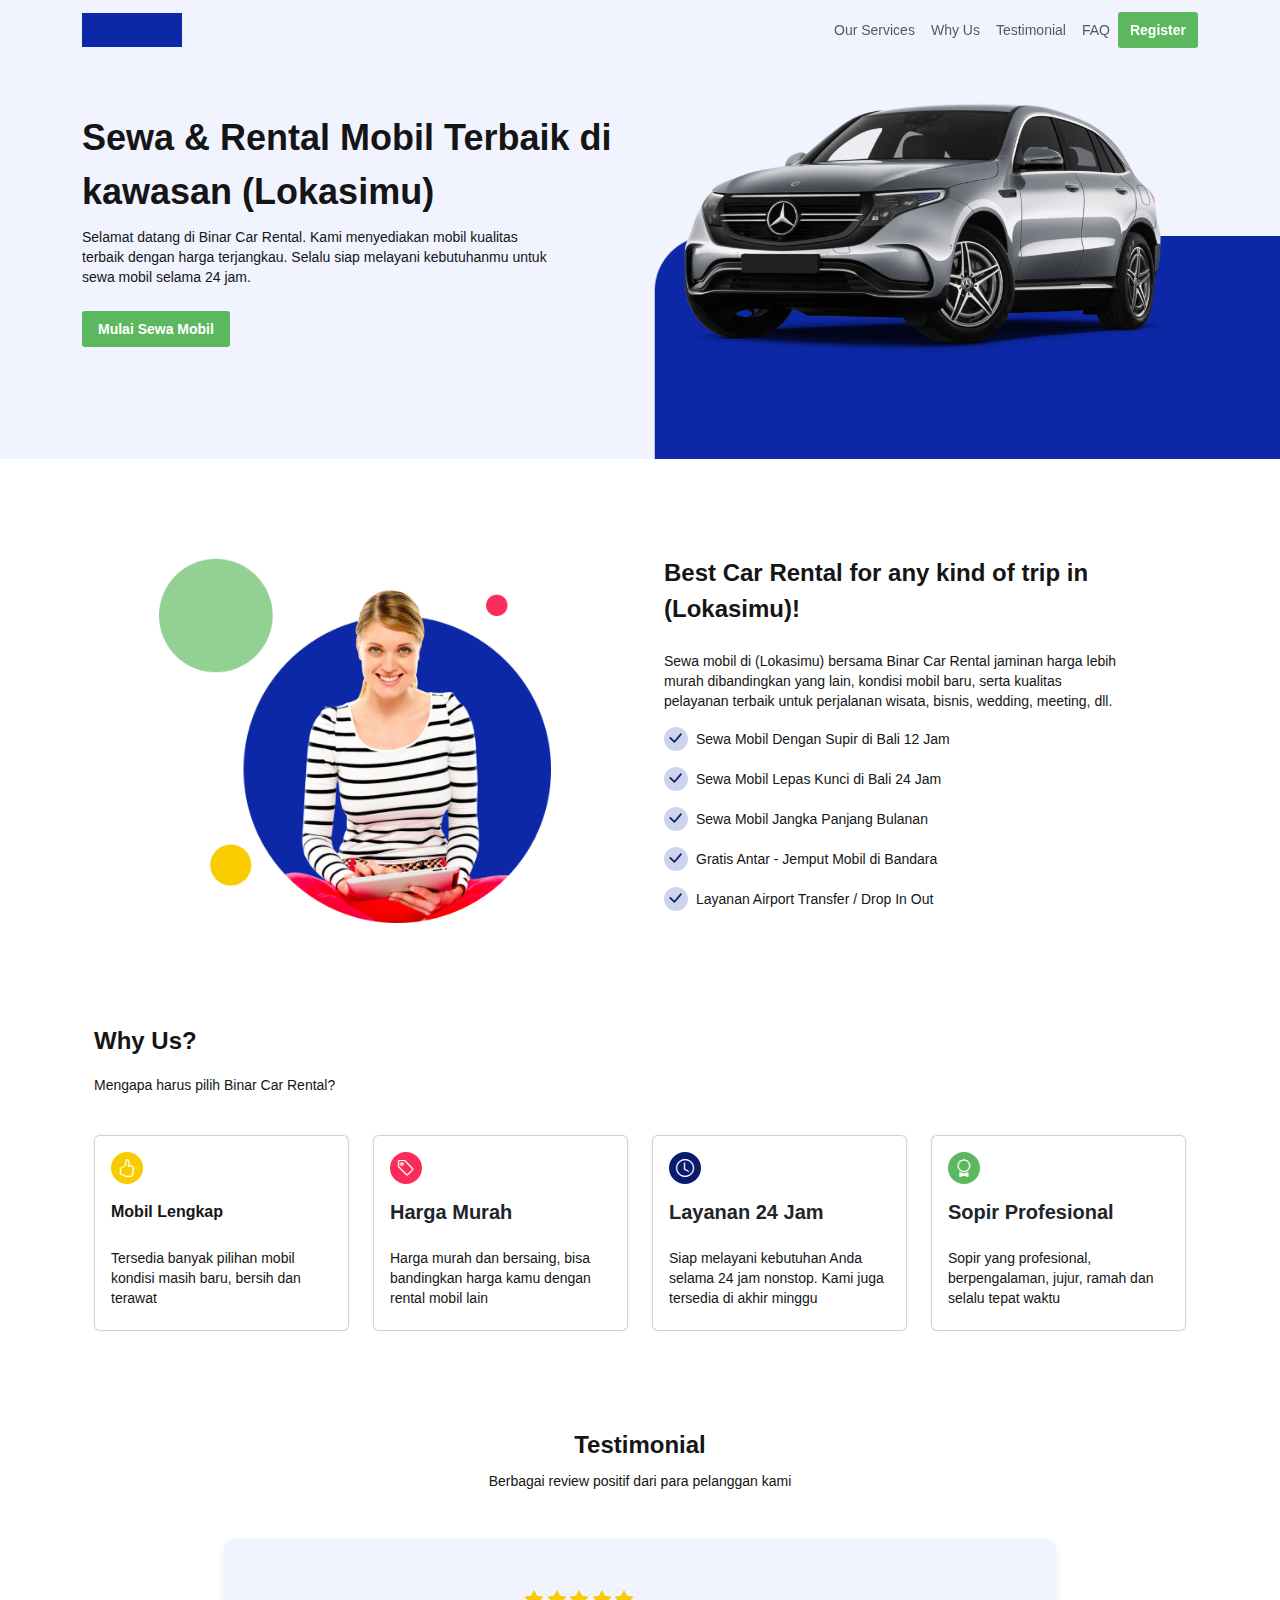
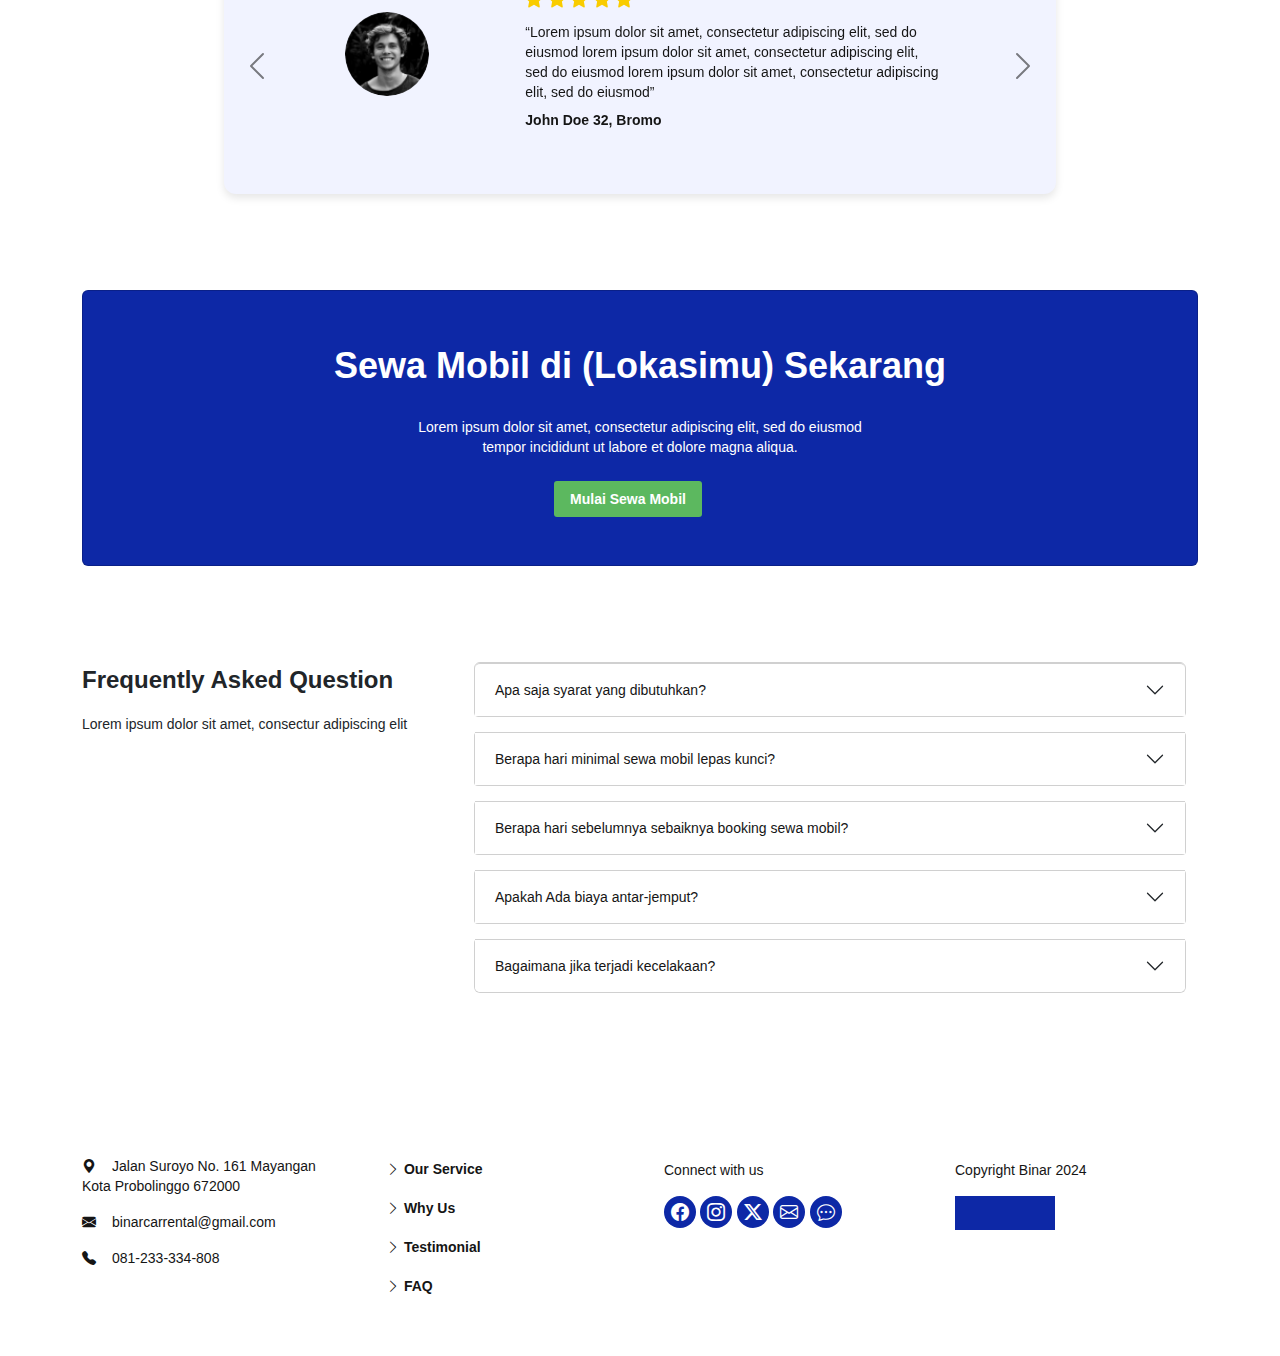
<file: index.html>
<!DOCTYPE html>
<html lang="en">

<head>
  <meta charset="UTF-8">
  <meta name="viewport" content="width=device-width, initial-scale=1.0">

  <!-- web title -->
  <title>Binar Car Rental</title>

  <!-- bootstrap css -->
  <link href="https://cdn.jsdelivr.net/npm/bootstrap@5.3.3/dist/css/bootstrap.min.css" rel="stylesheet"
    integrity="sha384-QWTKZyjpPEjISv5WaRU9OFeRpok6YctnYmDr5pNlyT2bRjXh0JMhjY6hW+ALEwIH" crossorigin="anonymous">

  <!-- bootstrap icon -->
  <link rel="stylesheet" href="https://cdn.jsdelivr.net/npm/bootstrap-icons@1.11.3/font/bootstrap-icons.min.css">

  <!-- libraries css -->
  <link rel="stylesheet" href="assets/lib/animate/animate.min.css">

  <!-- custom css -->
  <link rel="stylesheet" href="assets/css/style.css">
</head>

<body>
  <!-- navigation -->
  <nav class="navbar navbar-expand-lg navbar-transparent fixed-top">
    <div class="container">
      <a class="navbar-brand" href="#">
        <svg width="100" height="34" viewBox="0 0 100 34" fill="none" xmlns="http://www.w3.org/2000/svg">
          <rect width="100" height="34" fill="#0D28A6" />
        </svg>
      </a>
      <button class="navbar-toggler" type="button" data-bs-toggle="offcanvas" data-bs-target="#offcanvasNavbar"
        aria-controls="offcanvasNavbar" aria-expanded="false" aria-label="Toggle navigation">
        <span class="navbar-toggler-icon"></span>
      </button>
      <div class="offcanvas offcanvas-end custom-offcanvas" tabindex="-1" id="offcanvasNavbar">
        <div class="offcanvas-header mt-2">
          <h5 class="offcanvas-title" id="offcanvasNavbarLabel">BCR</h5>
          <button type="button" class="btn-close" data-bs-dismiss="offcanvas" aria-label="Close"></button>
        </div>
        <div class="offcanvas-body">
          <ul class="navbar-nav ms-auto mb-2 mb-lg-0">
            <li class="nav-item">
              <a class="nav-link" href="#service">Our Services</a>
            </li>
            <li class="nav-item">
              <a class="nav-link" href="#why-us">Why Us</a>
            </li>
            <li class="nav-item">
              <a class="nav-link" href="#testimonial">Testimonial</a>
            </li>
            <li class="nav-item">
              <a class="nav-link" href="#faq">FAQ</a>
            </li>
            <li class="nav-item">
              <a href="#register">
                <button type="button" class="btn btn-primary">Register</button>
              </a>
            </li>
          </ul>
        </div>
      </div>
    </div>
  </nav>

  <!-- hero -->
  <section class="hero-section">
    <div class="container py-5">
      <div class="row align-items-center justify-content-center">
        <div class="col-md-6 text-lg-start py-5">
          <h1 class="display-3 animated slideInLeft">Sewa & Rental Mobil Terbaik di kawasan (Lokasimu)</h1>
          <p class="animated slideInLeft mb-4">Selamat datang di Binar Car Rental. Kami menyediakan mobil kualitas
            terbaik dengan harga terjangkau. Selalu siap melayani kebutuhanmu untuk sewa mobil selama 24 jam.</p>
          <a href="cari-mobil.html" class="btn btn-primary py-sm-2 px-sm-3 me-3 wow fadeIn" data-wow-delay="0.3s"">Mulai Sewa Mobil</a>
        </div>
        <div class=" col-md-6 text-lg-end overvlow-hidden animated slideInRight">
            <img src="assets/images/car.png" alt="car" class="img-fluid">
        </div>
      </div>
    </div>
  </section>

  <!-- our service -->
  <section class="container-lg py-5 my-5 service-section" id="service">
    <div class="container ">
      <div class="row g-5 align-items-center">
        <div class="col-lg-6 text-center">
          <img src="assets/images/img_service.png" alt="" class="img-fluid w-75 wow zoomIn" data-wow-delay="0.3s">
        </div>
        <div class="col-lg-6">
          <h3 class="Heading text-start fw-bold mb-4 wow fadeIn" data-wow-delay="0.1s">Best Car Rental for any kind of
            trip in (Lokasimu)!</h3>
          <p class="mb-3 wow fadeIn" data-wow-delay="0.3s">Sewa mobil di (Lokasimu) bersama Binar Car Rental jaminan
            harga lebih murah dibandingkan yang
            lain, kondisi mobil baru, serta kualitas pelayanan terbaik untuk perjalanan wisata, bisnis, wedding,
            meeting, dll.</p>
          <ul class="list-unstyled text-start point-service">
            <li class="mb-3 d-flex align-items-center wow fadeInUp" data-wow-delay="0.1s">
              <i class="bi bi-check-lg me-2"></i> Sewa Mobil Dengan Supir di Bali 12 Jam
            </li>
            <li class="mb-3 d-flex align-items-center wow fadeInUp" data-wow-delay="0.2s">
              <i class="bi bi-check-lg me-2"></i> Sewa Mobil Lepas Kunci di Bali 24 Jam
            </li>
            <li class="mb-3 d-flex align-items-center wow fadeInUp" data-wow-delay="0.3s">
              <i class="bi bi-check-lg me-2"></i> Sewa Mobil Jangka Panjang Bulanan
            </li>
            <li class="mb-3 d-flex align-items-center wow fadeInUp" data-wow-delay="0.4s">
              <i class="bi bi-check-lg me-2"></i> Gratis Antar - Jemput Mobil di Bandara
            </li>
            <li class="mb-3 d-flex align-items-center wow fadeInUp" data-wow-delay="0.5s">
              <i class="bi bi-check-lg me-2"></i> Layanan Airport Transfer / Drop In Out
            </li>
          </ul>
        </div>
      </div>
    </div>
  </section>

  <!-- why us -->
  <section class="container-lg mb-5 why-us-section" id="why-us">
    <div class="container">
      <div class="row g-4">
        <h3 class="heading text-start fw-bold wow fadeIn" data-wow-delay="0.1s">Why Us?</h3>
        <p class="mt-2 mb-0 wow fadeIn" data-wow-delay="0.3s">Mengapa harus pilih Binar Car Rental?</p>

        <div class="col-lg-3 col-sm-6 wow fadeInUp" data-wow-delay="0.1s">
          <div class="why-us-item rounded pt-3">
            <div class="card">
              <div class="card-body">
                <div class="card-icon mb-3">
                  <i class="bi bi-hand-thumbs-up" style="background: #f9cc00;"></i>
                </div>
                <h3 class="mb-4 text-start fw-bold">Mobil Lengkap</h3>
                <p class="mb-2">Tersedia banyak pilihan mobil kondisi masih baru, bersih dan terawat</p>
              </div>
            </div>
          </div>
        </div>

        <div class="col-lg-3 col-sm-6 wow fadeInUp" data-wow-delay="0.3s">
          <div class="why-us-item rounded pt-3">
            <div class="card">
              <div class="card-body">
                <div class="card-icon mb-3">
                  <i class="bi bi-tag" style="background: var(--danger);"></i>
                </div>
                <h5 class="mb-4 text-start fw-bold">Harga Murah</h5>
                <p class="mb-2">Harga murah dan bersaing, bisa bandingkan harga kamu dengan rental mobil lain</p>
              </div>
            </div>
          </div>
        </div>

        <div class="col-lg-3 col-sm-6 wow fadeInUp" data-wow-delay="0.5s">
          <div class="why-us-item rounded pt-3">
            <div class="card">
              <div class="card-body">
                <div class="card-icon mb-3">
                  <i class="bi bi-clock" style="background: var(--darkblue05);"></i>
                </div>
                <h5 class="mb-4 text-start fw-bold">Layanan 24 Jam</h5>
                <p class="mb-2">Siap melayani kebutuhan Anda selama 24 jam nonstop. Kami juga tersedia di akhir minggu
                </p>
              </div>
            </div>
          </div>
        </div>

        <div class="col-lg-3 col-sm-6 wow fadeInUp" data-wow-delay="0.7s">
          <div class="why-us-item rounded pt-3">
            <div class="card">
              <div class="card-body">
                <div class="card-icon mb-3">
                  <i class="bi bi-award" style="background: var(--limegreen04);"></i>
                </div>
                <h5 class="mb-4 text-start fw-bold">Sopir Profesional</h5>
                <p class="mb-2">Sopir yang profesional, berpengalaman, jujur, ramah dan selalu tepat waktu</p>
              </div>
            </div>
          </div>
        </div>
      </div>
    </div>
  </section>

  <!-- testimonial -->
  <section id="testimonial">
    <div class="container-xxl py-5">
      <div class="container">
        <div class="text-center mx-auto mb-5 wow fadeInUp" data-wow-delay="0.1s">
          <h3 class="heading fw-bold" style="font-size: 24px; line-height: 36px; color: var(--neutral05);">
            Testimonial
          </h3>
          <p class="mt-2 mb-0" style="font-size: 14px; font-weight: 300; line-height: 20px; color: var(--neutral05);">
            Berbagai review positif dari para pelanggan kami
          </p>
        </div>
        <div id="carouselExampleControls" class="carousel slide w-75 mx-auto wow fadeInUp" data-wow-delay="0.3s" data-bs-ride="carousel">
          <div class="carousel-inner py-5 px-5">
            <div class="carousel-item active">
              <div class="row">
                <div class="col-sm-4 d-flex align-items-center justify-content-center">
                  <img class="img-fluid rounded-circle p-2 mx-auto mb-4" src="assets/images/testimonial_1.png"
                    style="width: 100px; height: 100px;">
                </div>
                <div class="col-sm-8">
                  <div class="rating mb-2">
                    <i class="bi bi-star-fill"></i>
                    <i class="bi bi-star-fill"></i>
                    <i class="bi bi-star-fill"></i>
                    <i class="bi bi-star-fill"></i>
                    <i class="bi bi-star-fill"></i>
                  </div>
                  <p class="mb-2">“Lorem ipsum dolor sit amet, consectetur adipiscing elit, sed do eiusmod lorem ipsum
                    dolor sit amet, consectetur adipiscing elit, sed do eiusmod lorem ipsum dolor sit amet, consectetur
                    adipiscing elit, sed do eiusmod”</p>
                  <p class="fw-bold">John Doe 32, Bromo</p>
                </div>
              </div>
            </div>
            <div class="carousel-item">
              <div class="row">
                <div class="col-sm-4 d-flex align-items-center justify-content-center">
                  <img class="img-fluid rounded-circle p-2 mx-auto mb-4" src="assets/images/testimonial_2.png"
                    style="width: 100px; height: 100px;">
                </div>
                <div class="col-sm-8">
                  <div class="rating mb-2">
                    <i class="bi bi-star-fill"></i>
                    <i class="bi bi-star-fill"></i>
                    <i class="bi bi-star-fill"></i>
                    <i class="bi bi-star-fill"></i>
                    <i class="bi bi-star-fill"></i>
                  </div>
                  <p class="mb-2">“Lorem ipsum dolor sit amet, consectetur adipiscing elit, sed do eiusmod lorem ipsum
                    dolor sit amet, consectetur adipiscing elit, sed do eiusmod lorem ipsum dolor sit amet, consectetur
                    adipiscing elit, sed do eiusmod”</p>
                  <p class="fw-bold">John Doe 32, Bromo</p>
                </div>
              </div>
            </div>
            <div class="carousel-item">
              <div class="row">
                <div class="col-sm-4 d-flex align-items-center justify-content-center">
                  <img class="img-fluid rounded-circle p-2 mx-auto mb-4" src="assets/images/testimonial_3.jpeg"
                    style="width: 100px; height: 100px;">
                </div>
                <div class="col-sm-8">
                  <div class="rating mb-2">
                    <i class="bi bi-star-fill"></i>
                    <i class="bi bi-star-fill"></i>
                    <i class="bi bi-star-fill"></i>
                    <i class="bi bi-star-fill"></i>
                    <i class="bi bi-star-fill"></i>
                  </div>
                  <p class="mb-2 fw-normal">“Lorem ipsum dolor sit amet, consectetur adipiscing elit, sed do eiusmod lorem ipsum
                    dolor sit amet, consectetur adipiscing elit, sed do eiusmod lorem ipsum dolor sit amet, consectetur
                    adipiscing elit, sed do eiusmod”</p>
                  <p class="fw-bold">John Doe 32, Bromo</p>
                </div>
              </div>
            </div>
          </div>
          <a class="carousel-control-prev" href="#carouselExampleControls" role="button" data-bs-slide="prev">
            <span class="carousel-control-prev-icon" aria-hidden="true"></span>
            <span class="visually-hidden">Previous</span>
          </a>
          <a class="carousel-control-next" href="#carouselExampleControls" role="button" data-bs-slide="next">
            <span class="carousel-control-next-icon" aria-hidden="true"></span>
            <span class="visually-hidden">Next</span>
          </a>
        </div>
      </div>
    </div>
  </section>

  <!-- cta -->
  <div class="container-xxl cta">
    <div class="container py-5">
      <div class="card wow fadeIn" data-wow-delay="0.3s">
        <div class="card-body text-center py-5">
          <h1 class="heading fw-bold mb-4" style="font-size: 36px; line-height: 54px;">Sewa Mobil di (Lokasimu)
            Sekarang
          </h1>
          <p class="mb-4 fw-normal" style="font-size: 14px; line-height: 20px;">Lorem ipsum dolor sit amet,
            consectetur
            adipiscing elit, sed do eiusmod tempor incididunt ut labore et dolore magna aliqua.</p>
          <a href="cari-mobil.html" class="btn btn-primary py-sm-2 px-sm-3 me-4">Mulai Sewa Mobil</a>
        </div>
      </div>
    </div>
  </div>

  <!-- faq -->
  <section id="faq">
    <div class="container-xxl faq" id="faq">
      <div class="container">
        <div class="row text-start">
          <div class="col-lg-4 wow fadeIn" data-wow-delay="0.3">
            <h3 class="Heading text-start fw-bold mb-3 mt-5" style="font-size: 24px; line-height: 36px;">Frequently
              Asked
              Question</h3>
            <p class="mb-3 fw-normal" style="font-size: 14px; line-height: 20px;">Lorem ipsum dolor sit amet, consectur
              adipiscing elit</p>
          </div>
          <div class="col-lg-8">
            <div class="container mt-5">
              <div class="accordion" id="accordionExample">

                <div class="accordion-item wow fadeInUp" data-wow-delay="0.1s">
                  <h2 class="accordion-header" id="headingOne">
                    <button class="accordion-button collapsed" type="button" data-bs-toggle="collapse"
                      data-bs-target="#collapseOne" aria-expanded="false" aria-controls="collapseOne">
                      Apa saja syarat yang dibutuhkan?
                    </button>
                  </h2>
                  <div id="collapseOne" class="accordion-collapse collapse" aria-labelledby="headingOne"
                    data-bs-parent="#accordionExample">
                    <div class="accordion-body">
                      Lorem ipsum dolor sit amet consectetur adipisicing elit. Enim nisi exercitationem eius saepe earum
                      qui non quo quis beatae perferendis ratione repudiandae unde quas tempore, amet quam quod culpa a,
                      sed nulla? Neque praesentium minus eligendi ea omnis? Odit quidem aliquam doloremque? Dignissimos
                      doloribus, libero tenetur eos similique corrupti nihil.
                    </div>
                  </div>
                </div>

                <div class="accordion-item wow fadeInUp" data-wow-delay="0.3s">
                  <h2 class="accordion-header" id="headingTwo">
                    <button class="accordion-button collapsed" type="button" data-bs-toggle="collapse"
                      data-bs-target="#collapseTwo" aria-expanded="false" aria-controls="collapseTwo">
                      Berapa hari minimal sewa mobil lepas kunci?
                    </button>
                  </h2>
                  <div id="collapseTwo" class="accordion-collapse collapse" aria-labelledby="headingTwo"
                    data-bs-parent="#accordionExample">
                    <div class="accordion-body">
                      Lorem, ipsum dolor sit amet consectetur adipisicing elit. Culpa ipsam molestias quam. Accusamus
                      voluptas error omnis optio aperiam modi quae similique quisquam ipsum ad voluptatem, deserunt odit
                      ipsam a, quos quo hic nesciunt excepturi harum eaque culpa ea, pariatur distinctio nisi. Labore,
                      at
                      excepturi. Amet quam ullam magnam reiciendis dignissimos.
                    </div>
                  </div>
                </div>

                <div class="accordion-item wow fadeInUp" data-wow-delay="0.5s">
                  <h2 class="accordion-header" id="headingThree">
                    <button class="accordion-button collapsed" type="button" data-bs-toggle="collapse"
                      data-bs-target="#collapseThree" aria-expanded="false" aria-controls="collapseThree">
                      Berapa hari sebelumnya sebaiknya booking sewa mobil?
                    </button>
                  </h2>
                  <div id="collapseThree" class="accordion-collapse collapse" aria-labelledby="headingThree"
                    data-bs-parent="#accordionExample">
                    <div class="accordion-body">
                      Lorem ipsum dolor sit amet consectetur adipisicing elit. Veritatis quam ullam tenetur maiores iure
                      dolore consequuntur commodi laborum, ducimus deserunt quos amet. Eius dolores accusantium, ex
                      distinctio deleniti ipsa magni vitae, commodi similique vero unde consequuntur beatae! Voluptatem
                      saepe temporibus quod eaque fugiat nulla, nihil ad corporis inventore cumque neque!
                    </div>
                  </div>
                </div>

                <div class="accordion-item wow fadeInUp" data-wow-delay="0.7s">
                  <h2 class="accordion-header" id="headingFour">
                    <button class="accordion-button collapsed" type="button" data-bs-toggle="collapse"
                      data-bs-target="#collapseFour" aria-expanded="false" aria-controls="collapseFour">
                      Apakah Ada biaya antar-jemput?
                    </button>
                  </h2>
                  <div id="collapseFour" class="accordion-collapse collapse" aria-labelledby="headingFour"
                    data-bs-parent="#accordionExample">
                    <div class="accordion-body">
                      Lorem ipsum dolor sit amet, consectetur adipisicing elit. Provident earum quas numquam modi
                      doloremque obcaecati fuga voluptatum error minus dolor veritatis maiores, eveniet ipsum
                      perferendis
                      odio rerum maxime suscipit ratione corporis a aliquam, vel saepe. Officia, magni repellat quia
                      distinctio et explicabo, perferendis sequi delectus molestiae quam a esse reiciendis.
                    </div>
                  </div>
                </div>

                <div class="accordion-item wow fadeInUp" data-wow-delay="0.9s">
                  <h2 class="accordion-header" id="headingFive">
                    <button class="accordion-button collapsed" type="button" data-bs-toggle="collapse"
                      data-bs-target="#collapseFive" aria-expanded="false" aria-controls="collapseFive">
                      Bagaimana jika terjadi kecelakaan?
                    </button>
                  </h2>
                  <div id="collapseFive" class="accordion-collapse collapse" aria-labelledby="headingFive"
                    data-bs-parent="#accordionExample">
                    <div class="accordion-body">
                      Lorem ipsum dolor sit amet consectetur, adipisicing elit. Reprehenderit, ad. Libero in maxime vel
                      deserunt laudantium optio necessitatibus. Sequi libero tenetur, voluptates vitae optio alias
                      aperiam
                      nesciunt perferendis cupiditate recusandae inventore ullam ut beatae rerum ea quam, id repellendus
                      voluptatum. Alias rem doloremque placeat repellat atque odit non facilis numquam.
                    </div>
                  </div>
                </div>

              </div>
            </div>
          </div>
        </div>
      </div>
    </div>
  </section>


  <!-- footer -->
  <div class="container-fluid footer mt-5 pt-5 bg-white wow fadeIn" data-wow-delay="0.3s">
    <div class="container py-5">
      <div class="row g-5">
        <div class="col-lg-3 col-md-6">
          <p class="mb-3 mt-1"><i class="bi bi-geo-alt-fill me-3"></i>Jalan Suroyo No. 161 Mayangan Kota Probolinggo
            672000
          </p>
          <p class="mb-3"><i class="bi bi-envelope-fill me-3"></i>binarcarrental@gmail.com</p>
          <p class="mb-3"><i class="bi bi-telephone-fill me-3"></i>081-233-334-808</p>
        </div>
        <div class="col-lg-3 col-md-6 align-items-end justify-content-end">
          <a href="#service" class="btn btn-link mb-1 mt-0"><i class="bi bi-chevron-right"></i> Our Service</a><br>
          <a href="#why-us" class="btn btn-link mb-1"><i class="bi bi-chevron-right"></i> Why Us</a><br>
          <a href="#testimonial" class="btn btn-link mb-1"><i class="bi bi-chevron-right"></i> Testimonial</a><br>
          <a href="#faq" class="btn btn-link mb-1"><i class="bi bi-chevron-right"></i> FAQ</a>
        </div>
        <div class="col-lg-3 col-md-6 connect-us">
          <p class="mb-2" style="color: var(--neutral05); line-height: 36px;">Connect with us</p>
          <i class="bi bi-facebook px-3"></i>
          <i class="bi bi-instagram px-3"></i>
          <i class="bi bi-twitter-x px-3"></i>
          <i class="bi bi-envelope px-3"></i>
          <i class="bi bi-chat-dots px-3"></i>
        </div>
        <div class="col-lg-3 col-md-6">
          <p class="mb-2" style="color: var(--neutral05); line-height: 36px;">Copyright Binar 2024</p>
          <svg width="100" height="34" viewBox="0 0 100 34" fill="none" xmlns="http://www.w3.org/2000/svg">
            <rect width="100" height="34" fill="#0D28A6" />
          </svg>
        </div>
      </div>
    </div>
  </div>

  <!-- jQuery -->
  <script src="https://code.jquery.com/jquery-3.7.1.js" integrity="sha256-eKhayi8LEQwp4NKxN+CfCh+3qOVUtJn3QNZ0TciWLP4="
    crossorigin="anonymous"></script>

  <!-- bootstrap js -->
  <script src="https://cdn.jsdelivr.net/npm/@popperjs/core@2.11.8/dist/umd/popper.min.js"
    integrity="sha384-I7E8VVD/ismYTF4hNIPjVp/Zjvgyol6VFvRkX/vR+Vc4jQkC+hVqc2pM8ODewa9r"
    crossorigin="anonymous"></script>
  <script src="https://cdn.jsdelivr.net/npm/bootstrap@5.3.3/dist/js/bootstrap.min.js"
    integrity="sha384-0pUGZvbkm6XF6gxjEnlmuGrJXVbNuzT9qBBavbLwCsOGabYfZo0T0to5eqruptLy"
    crossorigin="anonymous"></script>

  <!-- libraries js -->
  <script src="assets/lib/wow/wow.min.js"></script>

  <!-- custom js -->
  <script src="assets/js/script.js"></script>
</body>

</html>
</file>
<file: assets/css/style.css>
*,
*::before,
*::after {
  margin: 0;
  padding: 0;
  box-sizing: border-box !important;
  transition: all 0.3s ease;
}

:root {
  /* primary colors */
  --darkblue05: #091b6f;
  --darkblue04: #0d28a6;
  --darkblue03: #5e70c4;
  --darkblue02: #aeb7e1;
  --darkblue01: #cfd4ed;
  --darkblue00: #f1f3ff;
  --limegreen05: #3d7b3f;
  --limegreen04: #5cb85f;
  --limegreen03: #92d094;
  --limegreen02: #c9e7ca;
  --limegreen01: #def1df;
  /* alert colors */
  --danger: #fa2c5a;
  --warning: #f9cc00;
  --success: #73ca5c;
  /* neutral colors */
  --neutral05: #151515;
  --neutral04: #3c3c3c;
  --neutral03: #8a8a8a;
  --neutral02: #d0d0d0;
  --neutral01: #fff;
}

html {
  scroll-behavior: smooth;
}

body {
  width: 100%;
  min-height: 100vh;
  font-family: 'Helvetica', sans-serif;
  overflow-x: hidden;
}

/* navigation */
nav {
  display: flex;
  align-items: center;
  justify-content: space-between;
}

.navbar-transparent {
  background-color: transparent;
  transition: background-color 0.3s;
}

.navbar-solid {
  background-color: var(--neutral01) !important;
  transition: 0.1s ease 0s;
  box-shadow: 0 0 4px var(--neutral05) !important;
}

@media (max-width: 768px) {
  .custom-offcanvas {
    --bs-offcanvas-width: 200px;
  }
}

.offcanvas-title {
  font-size: 14px;
  font-weight: 700;
  line-height: 20px;
  color: var(--neutral05);
}

.nav-item {
  font-size: 14px;
  font-weight: 400;
  line-height: 20px;
  color: var(--neutral05);
}

.nav-item button {
  background-color: var(--limegreen04);
  border: none;
  border-radius: 3px;
  color: var(--neutral01);
  font-size: 14px;
  font-weight: 700;
  line-height: 20px;
  padding: 8px 12px;
}

.nav-item a:hover {
  color: var(--darkblue05);
}

.nav-link.active {
  font-weight: bold;
}

/* hero-section */
.hero-section {
  background: url(../images/hero_bg.png);
  background-position: center center;
  background-repeat: no-repeat;
  background-size: cover;
}

.hero-section h1 {
  font-size: 36px;
  font-weight: 700;
  line-height: 54px;
  color: var(--neutral05);
}

.hero-section p {
  font-size: 14px;
  font-weight: 400;
  line-height: 20px;
  max-width: 468px;
  color: var(--neutral05);
}

.hero-section a {
  background-color: var(--limegreen04);
  border: none;
  border-radius: 3px;
  color: var(--neutral01);
  font-size: 14px;
  font-weight: 700;
  line-height: 20px;
}

.hero-section img {
  position: relative;
  width: 100%;
  height: auto;
  transform: scaleX(-1);
}

/* service section */
.service-section h3 {
  font-size: 24px;
  line-height: 36px;
  color: var(--neutral05);
}

.service-section p {
  font-size: 14px;
  font-weight: 300;
  line-height: 20px;
  max-width: 460px;
  color: var(--neutral05);
}

.service-section ul li {
  font-size: 14px;
  font-weight: 300;
  line-height: 20px;
  color: var(--neutral05);
}

.bi-check-lg {
  font-size: 18px;
  font-weight: 900;
  color: var(--darkblue05);
  background: var(--darkblue01);
  padding: 2px;
  width: 24px;
  height: 24px;
  border-radius: 100%;
}

/* why us section */
.why-us-section h3 {
  font-size: 24px;
  line-height: 36px;
  color: var(--neutral05);
}

.why-us-section p {
  font-size: 14px;
  font-weight: 300;
  line-height: 20px;
  color: var(--neutral05);
}

.why-us-section .card {
  box-sizing: border-box;
  height: 196px;
  box-shadow: 0 0 4px var(--darkblue00);
}

.card-body .card-icon i {
  font-size: 18px;
  font-weight: 900;
  display: flex;
  align-items: center;
  justify-content: center;
  color: var(--neutral01);
  width: 32px;
  height: 32px;
  padding: 0;
  border-radius: 50%;
}

.card-body h3 {
  font-size: 16px;
  font-weight: 700;
  line-height: 24px;
  color: var(--neutral05)
}

/* testimonial */
.carousel {
  max-width: 832px;
  height: auto; 
  background-color: var(--darkblue00); 
  border-radius: 12px;
  box-shadow: 0px 4px 8px rgba(0, 0, 0, 0.1); 
}

.carousel-item {
  align-items: center;
  justify-content: center;
}

.carousel-item img {
  width: 100px;
  height: 110px;
}

.rating i {
  color: var(--warning); 
  font-size: 18px;
}

.carousel .carousel-control-prev-icon,
.carousel .carousel-control-next-icon {
  filter: invert(1.0); 
}

.carousel-item p {
  font-size: 14px;
  line-height: 20px;
  max-width: 415px;
  color: var(--neutral05);
}

.carousel-item .fw-bold {
  font-size: 14px;
  font-weight: 700;
  color: var(--neutral05); 
}

.carousel-control-prev,
.carousel-control-next {
  width: 8%;
}

.carousel-item .col-sm-8, .col-sm-9 {
  display: flex;
  flex-direction: column;
  justify-content: center;
}

.carousel-item .col-sm-4, .col-sm-3 {
  display: flex;
  justify-content: flex-end;
  align-items: center;

}

/* cta */
.cta .card {
  background: var(--darkblue04);
  color: var(--neutral01);
}

.cta .card .card-body p {
  text-align: center;
  max-width: 468px;
  margin: 0 auto; 
}

.cta .card .card-body a {
  background-color: var(--limegreen04);
  border: none;
  border-radius: 3px;
  font-size: 14px;
  font-weight: 700;
  line-height: 20px;
}

.cta .card .card-body a:hover {
  background-color: var(--neutral01);
  color: var(--limegreen04);
}

/* faq */
.accordion-item {
  margin-bottom: 15px; 
  border: 1px solid var(--neutral02); 
  border-radius: 0.25rem;
  font-size: 14px;
  font-weight: 300;
  line-height: 20px;
  color: var(--neutral05);
}

.accordion-item .accordion-button {
  font-size: 14px;
  font-weight: 300;
  line-height: 20px;
  color: var(--neutral05);
}

.accordion-collapse {
  border-top: 1px solid var(--neutral02) !important;
}

.accordion-button.collapsed {
  border-top: 1px solid var(--neutral02) !important;
}

/* footer */
.footer p {
  font-size: 14px;
  font-weight: 300;
  line-height: 20px;
  color: var(--neutral05);
}

.footer a {
  font-size: 14px;
  font-weight: 700;
  text-decoration: none;
  color: var(--neutral05);
}

.footer .connect-us i {
  display: inline-flex; 
  justify-content: center; 
  align-items: center; 
  font-size: 18px;
  font-weight: 700;
  background: var(--darkblue04);
  width: 32px;
  height: 32px;
  border-radius: 50%;
  text-align: center; 
  line-height: 32px; 
  box-sizing: border-box; 
  color: var(--neutral01);
}
</file>
